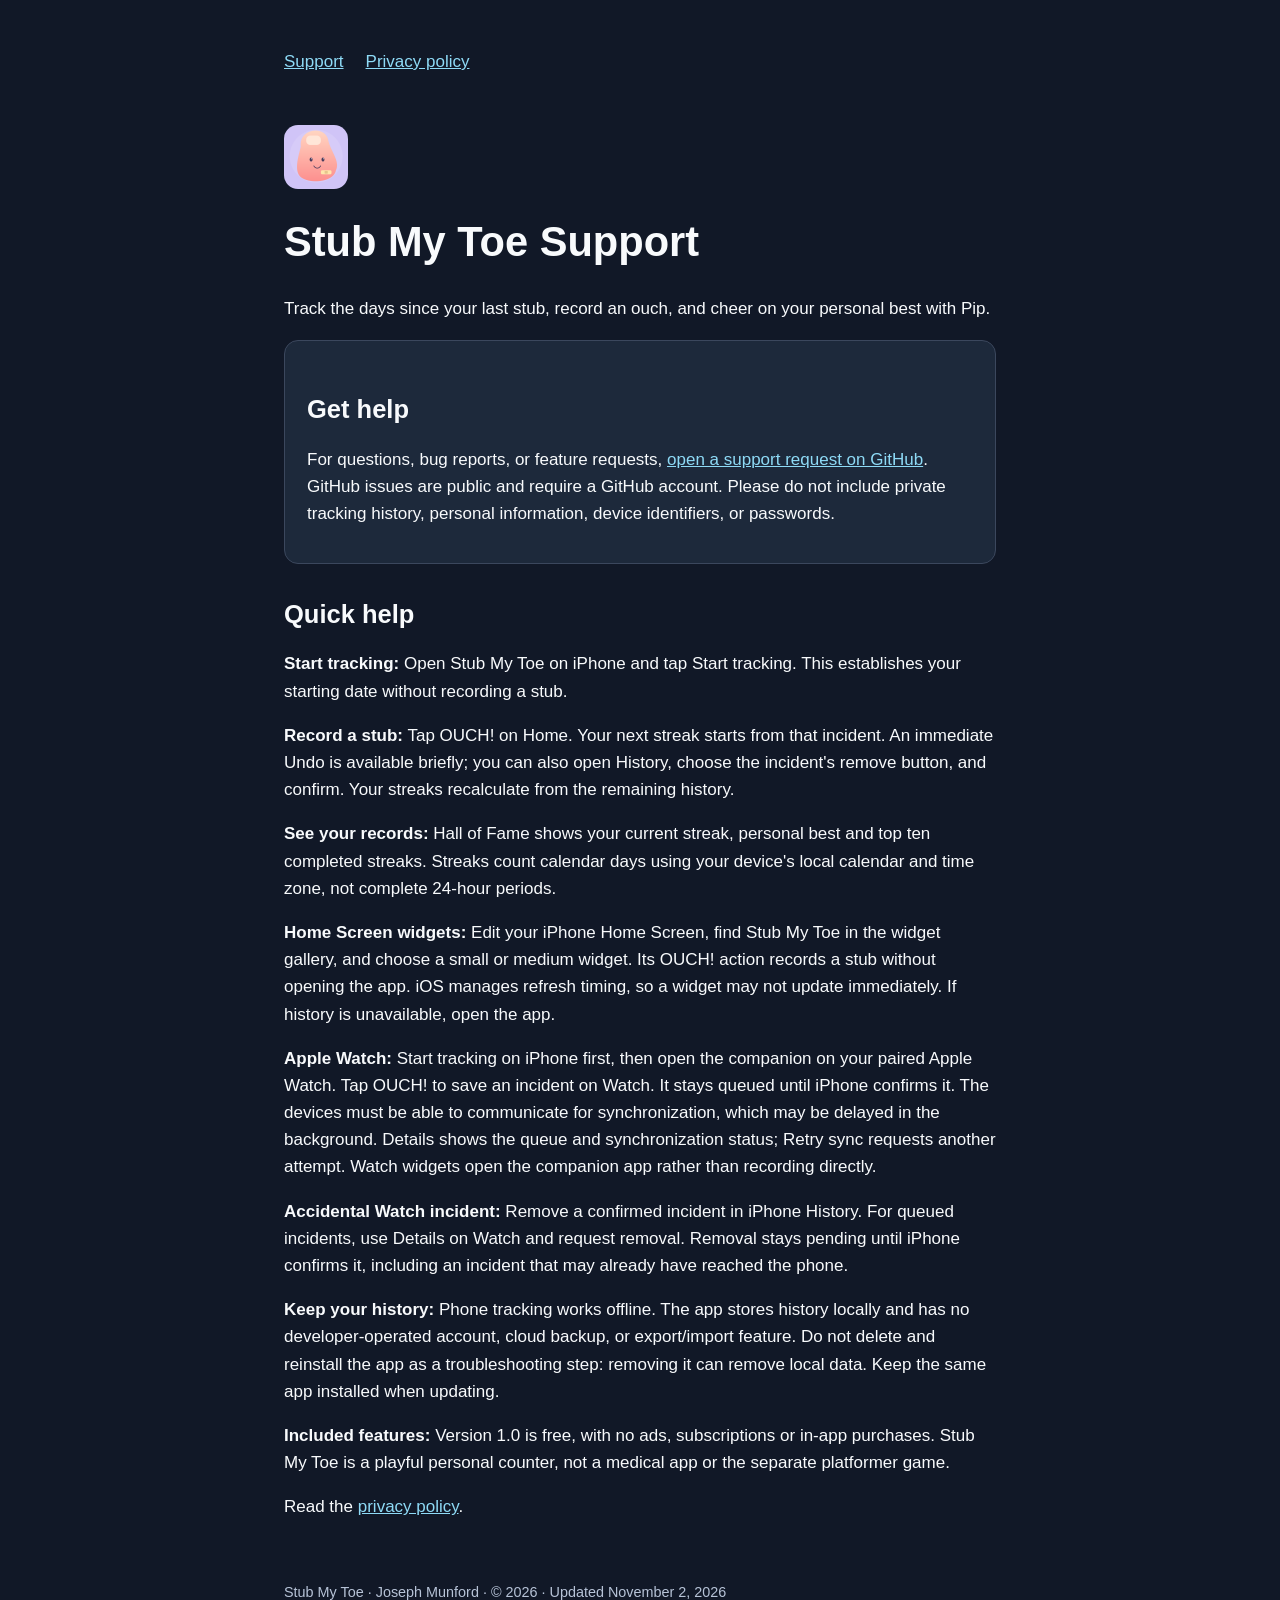
<file: index.html>
<!doctype html>
<html lang="en-CA">
<head>
  <meta charset="utf-8">
  <meta name="viewport" content="width=device-width,initial-scale=1">
  <meta name="color-scheme" content="dark">
  <meta name="description" content="Support for Stub My Toe, the simple stub-free day tracker for iPhone, Home Screen widgets and Apple Watch.">
  <link rel="stylesheet" href="style.css">
  <title>Stub My Toe Support</title>
</head>
<body>
<main>
  <nav aria-label="Main navigation"><a href="./" aria-current="page">Support</a><a href="privacy.html">Privacy policy</a></nav>
  <img class="app-icon" src="icon.png" width="64" height="64" alt="Pip, the smiling bandaged toe mascot">
  <h1>Stub My Toe Support</h1>
  <p>Track the days since your last stub, record an ouch, and cheer on your personal best with Pip.</p>
  <div class="card">
    <h2>Get help</h2>
    <p>For questions, bug reports, or feature requests, <a href="https://github.com/Munbuns/stub-my-toe-support/issues/new">open a support request on GitHub</a>. GitHub issues are public and require a GitHub account. Please do not include private tracking history, personal information, device identifiers, or passwords.</p>
  </div>
  <h2>Quick help</h2>
  <p><strong>Start tracking:</strong> Open Stub My Toe on iPhone and tap Start tracking. This establishes your starting date without recording a stub.</p>
  <p><strong>Record a stub:</strong> Tap OUCH! on Home. Your next streak starts from that incident. An immediate Undo is available briefly; you can also open History, choose the incident's remove button, and confirm. Your streaks recalculate from the remaining history.</p>
  <p><strong>See your records:</strong> Hall of Fame shows your current streak, personal best and top ten completed streaks. Streaks count calendar days using your device's local calendar and time zone, not complete 24-hour periods.</p>
  <p><strong>Home Screen widgets:</strong> Edit your iPhone Home Screen, find Stub My Toe in the widget gallery, and choose a small or medium widget. Its OUCH! action records a stub without opening the app. iOS manages refresh timing, so a widget may not update immediately. If history is unavailable, open the app.</p>
  <p><strong>Apple Watch:</strong> Start tracking on iPhone first, then open the companion on your paired Apple Watch. Tap OUCH! to save an incident on Watch. It stays queued until iPhone confirms it. The devices must be able to communicate for synchronization, which may be delayed in the background. Details shows the queue and synchronization status; Retry sync requests another attempt. Watch widgets open the companion app rather than recording directly.</p>
  <p><strong>Accidental Watch incident:</strong> Remove a confirmed incident in iPhone History. For queued incidents, use Details on Watch and request removal. Removal stays pending until iPhone confirms it, including an incident that may already have reached the phone.</p>
  <p><strong>Keep your history:</strong> Phone tracking works offline. The app stores history locally and has no developer-operated account, cloud backup, or export/import feature. Do not delete and reinstall the app as a troubleshooting step: removing it can remove local data. Keep the same app installed when updating.</p>
  <p><strong>Included features:</strong> Version 1.0 is free, with no ads, subscriptions or in-app purchases. Stub My Toe is a playful personal counter, not a medical app or the separate platformer game.</p>
  <p>Read the <a href="privacy.html">privacy policy</a>.</p>
  <footer>Stub My Toe · Joseph Munford · © 2026 · Updated November 2, 2026</footer>
</main>
</body>
</html>
</file>
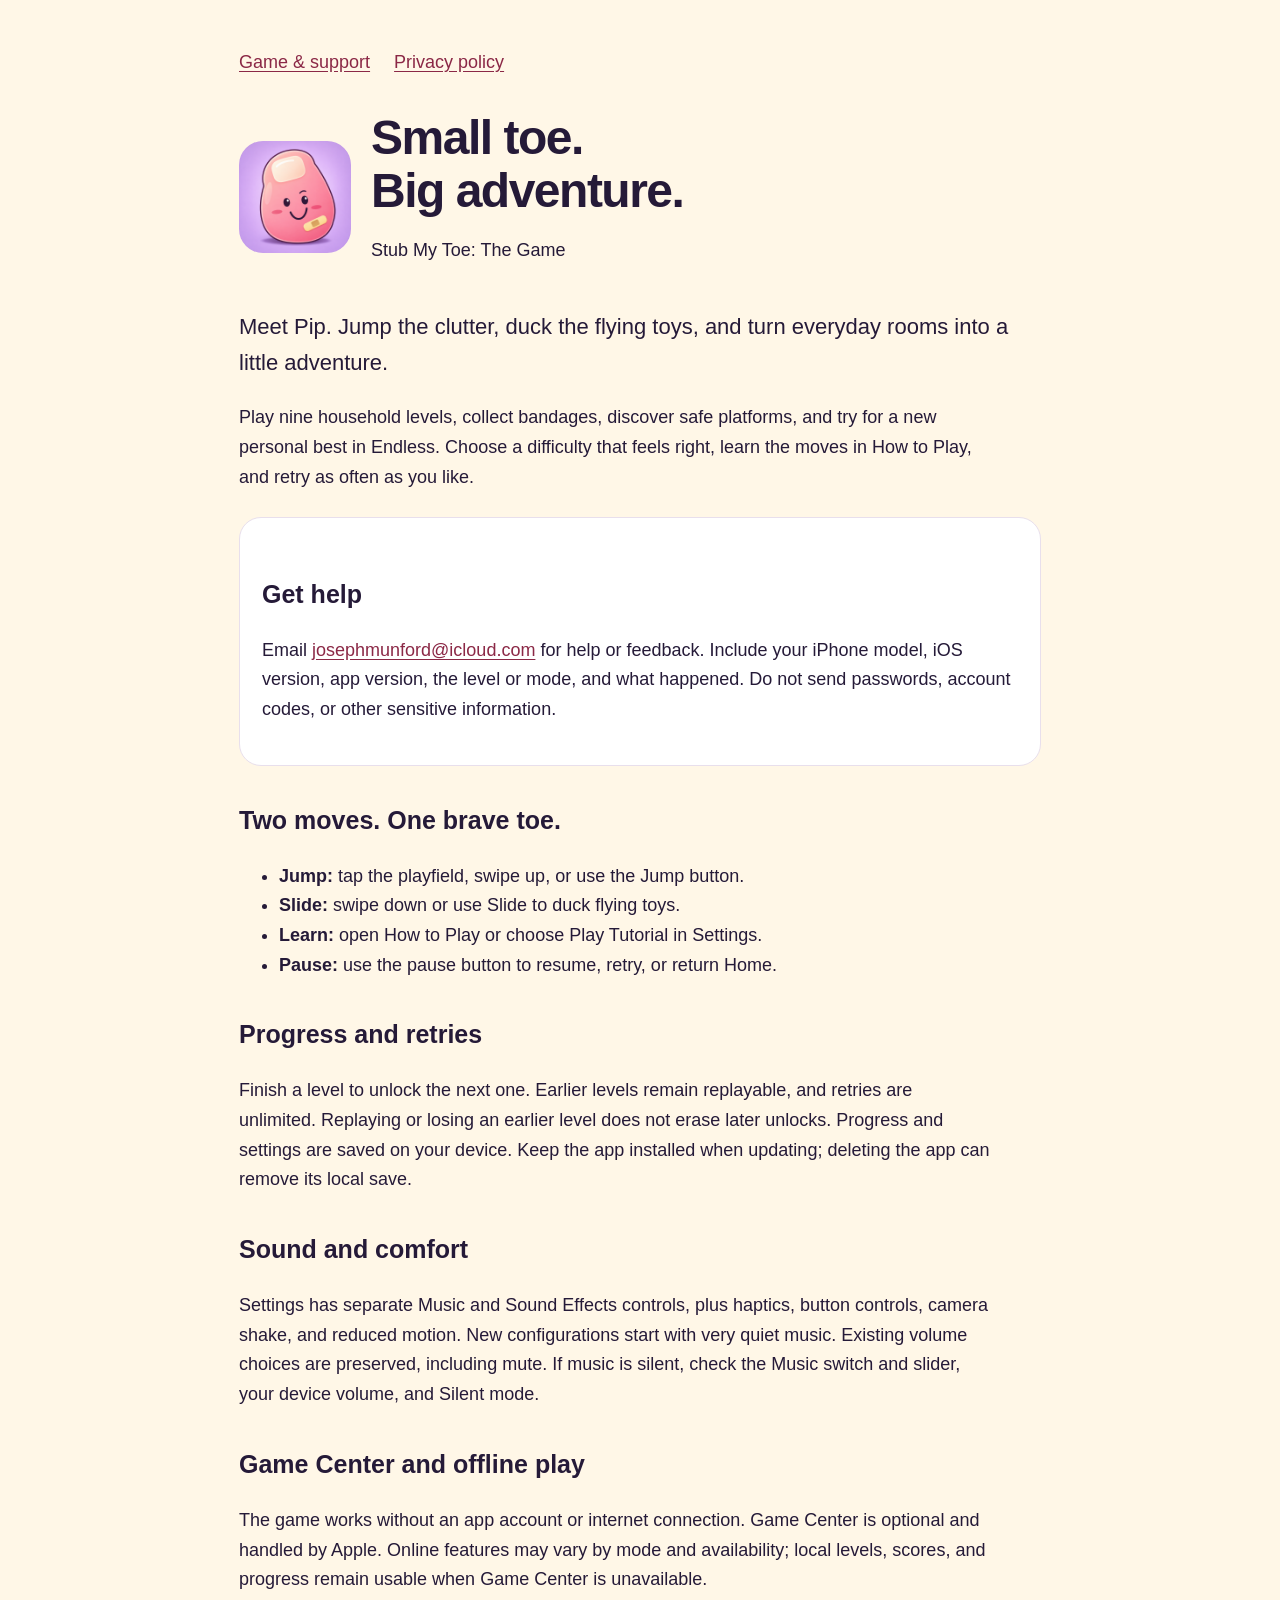
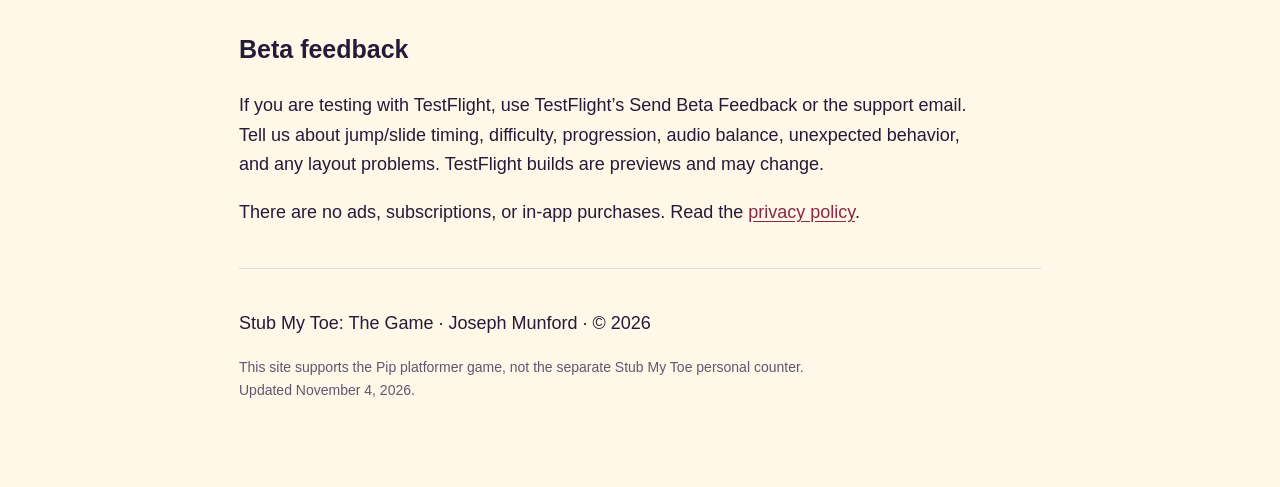
<file: game/index.html>
<!doctype html><html lang="en"><head><meta charset="utf-8"><meta name="viewport" content="width=device-width,initial-scale=1"><meta name="description" content="Stub My Toe: The Game — Support"><title>Stub My Toe: The Game — Support</title><link rel="stylesheet" href="style.css"></head><body><main><nav aria-label="Main"><a href="./">Game &amp; support</a><a href="privacy.html">Privacy policy</a></nav><header><img src="icon.png" alt="Pip, a smiling pink toe with a bandage" width="112" height="112"><div><h1>Small toe.<br>Big adventure.</h1><p>Stub My Toe: The Game</p></div></header><p class="lede">Meet Pip. Jump the clutter, duck the flying toys, and turn everyday rooms into a little adventure.</p><p>Play nine household levels, collect bandages, discover safe platforms, and try for a new personal best in Endless. Choose a difficulty that feels right, learn the moves in How to Play, and retry as often as you like.</p><div class="card"><h2>Get help</h2><p>Email <a href="mailto:josephmunford@icloud.com?subject=Stub%20My%20Toe%20Game%20Support">josephmunford@icloud.com</a> for help or feedback. Include your iPhone model, iOS version, app version, the level or mode, and what happened. Do not send passwords, account codes, or other sensitive information.</p></div><h2>Two moves. One brave toe.</h2><ul><li><strong>Jump:</strong> tap the playfield, swipe up, or use the Jump button.</li><li><strong>Slide:</strong> swipe down or use Slide to duck flying toys.</li><li><strong>Learn:</strong> open How to Play or choose Play Tutorial in Settings.</li><li><strong>Pause:</strong> use the pause button to resume, retry, or return Home.</li></ul><h2>Progress and retries</h2><p>Finish a level to unlock the next one. Earlier levels remain replayable, and retries are unlimited. Replaying or losing an earlier level does not erase later unlocks. Progress and settings are saved on your device. Keep the app installed when updating; deleting the app can remove its local save.</p><h2>Sound and comfort</h2><p>Settings has separate Music and Sound Effects controls, plus haptics, button controls, camera shake, and reduced motion. New configurations start with very quiet music. Existing volume choices are preserved, including mute. If music is silent, check the Music switch and slider, your device volume, and Silent mode.</p><h2>Game Center and offline play</h2><p>The game works without an app account or internet connection. Game Center is optional and handled by Apple. Online features may vary by mode and availability; local levels, scores, and progress remain usable when Game Center is unavailable.</p><h2>Beta feedback</h2><p>If you are testing with TestFlight, use TestFlight’s Send Beta Feedback or the support email. Tell us about jump/slide timing, difficulty, progression, audio balance, unexpected behavior, and any layout problems. TestFlight builds are previews and may change.</p><p>There are no ads, subscriptions, or in-app purchases. Read the <a href="privacy.html">privacy policy</a>.</p><footer><p>Stub My Toe: The Game · Joseph Munford · © 2026</p><p class="small">This site supports the Pip platformer game, not the separate Stub My Toe personal counter. Updated November 4, 2026.</p></footer></main></body></html>
</file>
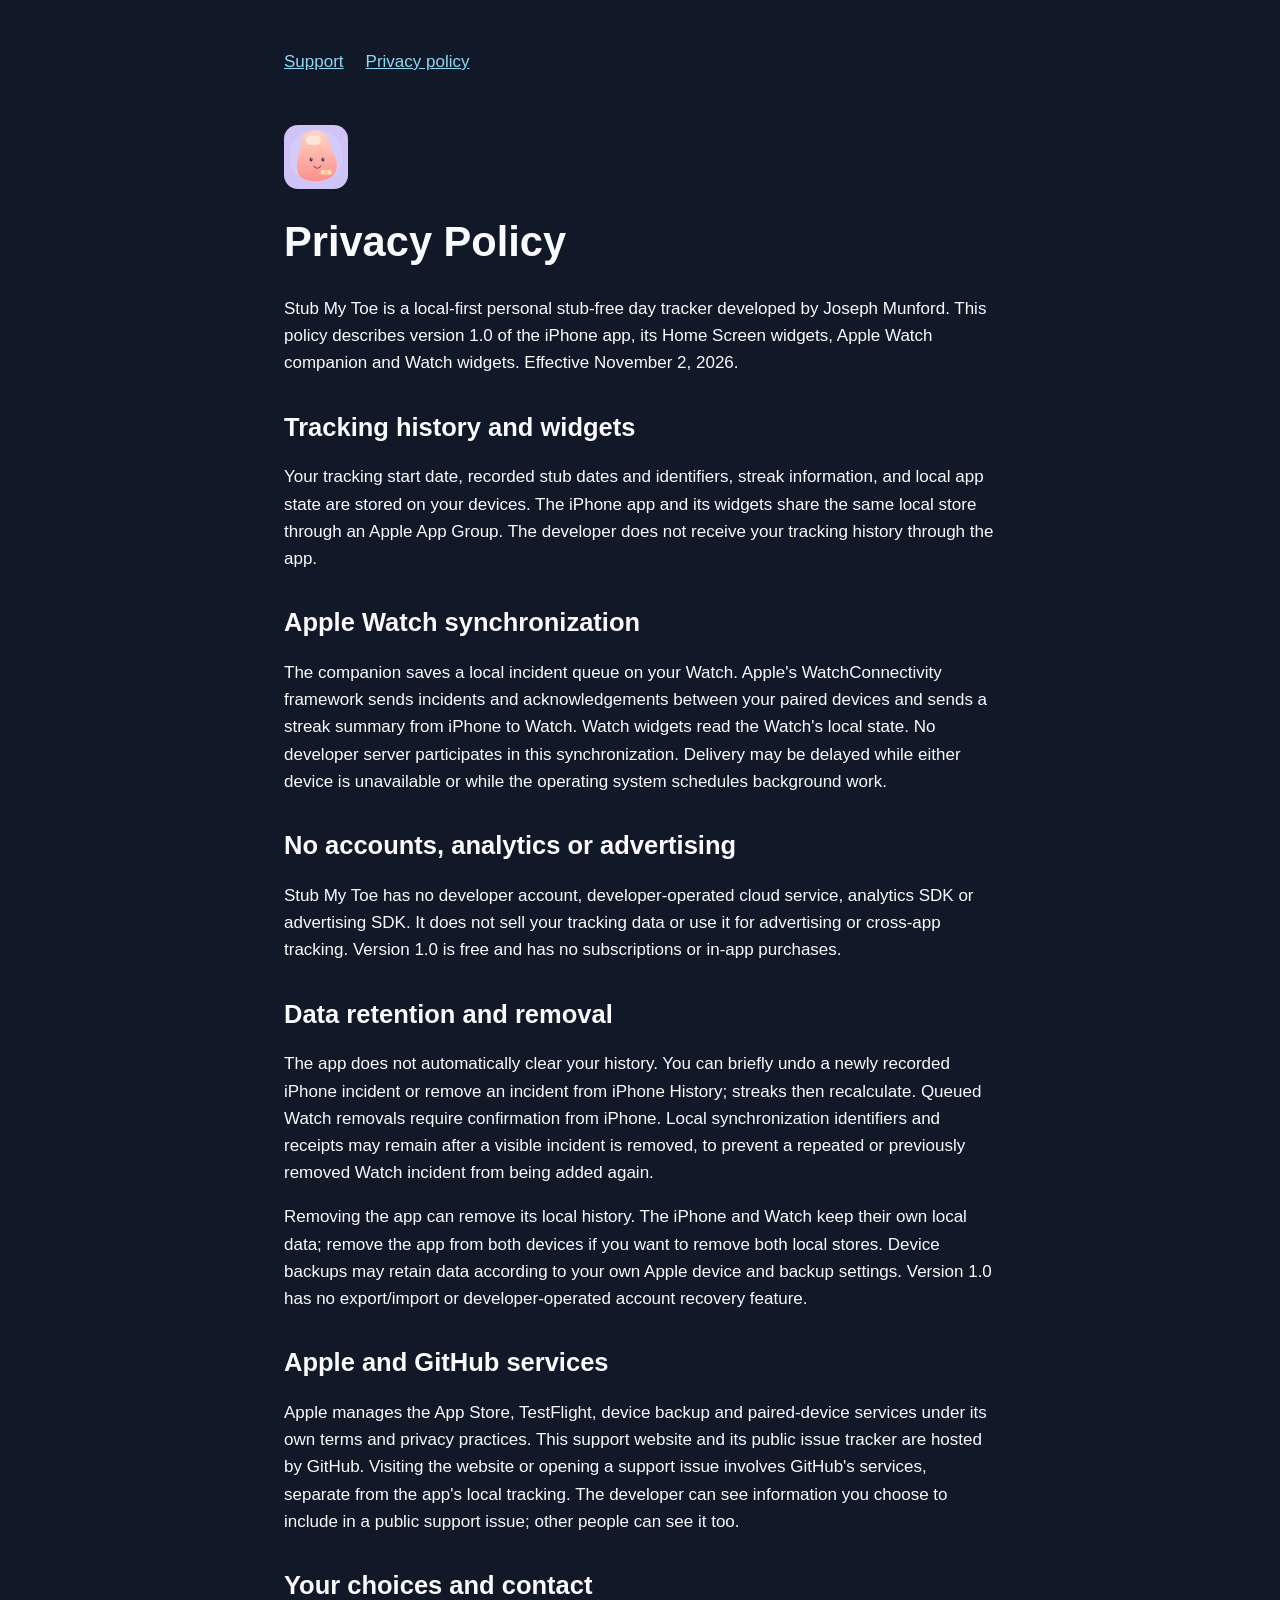
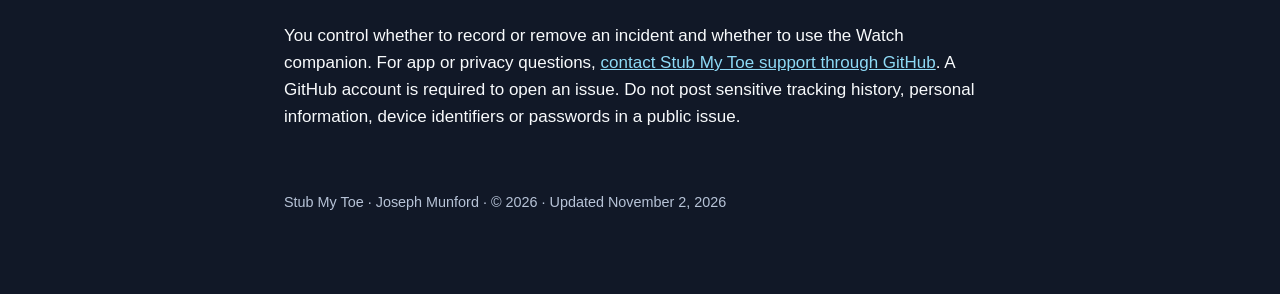
<file: privacy.html>
<!doctype html>
<html lang="en-CA">
<head>
  <meta charset="utf-8">
  <meta name="viewport" content="width=device-width,initial-scale=1">
  <meta name="color-scheme" content="dark">
  <meta name="description" content="Privacy policy for Stub My Toe version 1.0, its iPhone widgets, Apple Watch companion and Watch widgets.">
  <link rel="stylesheet" href="style.css">
  <title>Stub My Toe Privacy Policy</title>
</head>
<body>
<main>
  <nav aria-label="Main navigation"><a href="./">Support</a><a href="privacy.html" aria-current="page">Privacy policy</a></nav>
  <img class="app-icon" src="icon.png" width="64" height="64" alt="Pip, the smiling bandaged toe mascot">
  <h1>Privacy Policy</h1>
  <p>Stub My Toe is a local-first personal stub-free day tracker developed by Joseph Munford. This policy describes version 1.0 of the iPhone app, its Home Screen widgets, Apple Watch companion and Watch widgets. Effective November 2, 2026.</p>
  <h2>Tracking history and widgets</h2>
  <p>Your tracking start date, recorded stub dates and identifiers, streak information, and local app state are stored on your devices. The iPhone app and its widgets share the same local store through an Apple App Group. The developer does not receive your tracking history through the app.</p>
  <h2>Apple Watch synchronization</h2>
  <p>The companion saves a local incident queue on your Watch. Apple's WatchConnectivity framework sends incidents and acknowledgements between your paired devices and sends a streak summary from iPhone to Watch. Watch widgets read the Watch's local state. No developer server participates in this synchronization. Delivery may be delayed while either device is unavailable or while the operating system schedules background work.</p>
  <h2>No accounts, analytics or advertising</h2>
  <p>Stub My Toe has no developer account, developer-operated cloud service, analytics SDK or advertising SDK. It does not sell your tracking data or use it for advertising or cross-app tracking. Version 1.0 is free and has no subscriptions or in-app purchases.</p>
  <h2>Data retention and removal</h2>
  <p>The app does not automatically clear your history. You can briefly undo a newly recorded iPhone incident or remove an incident from iPhone History; streaks then recalculate. Queued Watch removals require confirmation from iPhone. Local synchronization identifiers and receipts may remain after a visible incident is removed, to prevent a repeated or previously removed Watch incident from being added again.</p>
  <p>Removing the app can remove its local history. The iPhone and Watch keep their own local data; remove the app from both devices if you want to remove both local stores. Device backups may retain data according to your own Apple device and backup settings. Version 1.0 has no export/import or developer-operated account recovery feature.</p>
  <h2>Apple and GitHub services</h2>
  <p>Apple manages the App Store, TestFlight, device backup and paired-device services under its own terms and privacy practices. This support website and its public issue tracker are hosted by GitHub. Visiting the website or opening a support issue involves GitHub's services, separate from the app's local tracking. The developer can see information you choose to include in a public support issue; other people can see it too.</p>
  <h2>Your choices and contact</h2>
  <p>You control whether to record or remove an incident and whether to use the Watch companion. For app or privacy questions, <a href="https://github.com/Munbuns/stub-my-toe-support/issues/new">contact Stub My Toe support through GitHub</a>. A GitHub account is required to open an issue. Do not post sensitive tracking history, personal information, device identifiers or passwords in a public issue.</p>
  <footer>Stub My Toe · Joseph Munford · © 2026 · Updated November 2, 2026</footer>
</main>
</body>
</html>
</file>
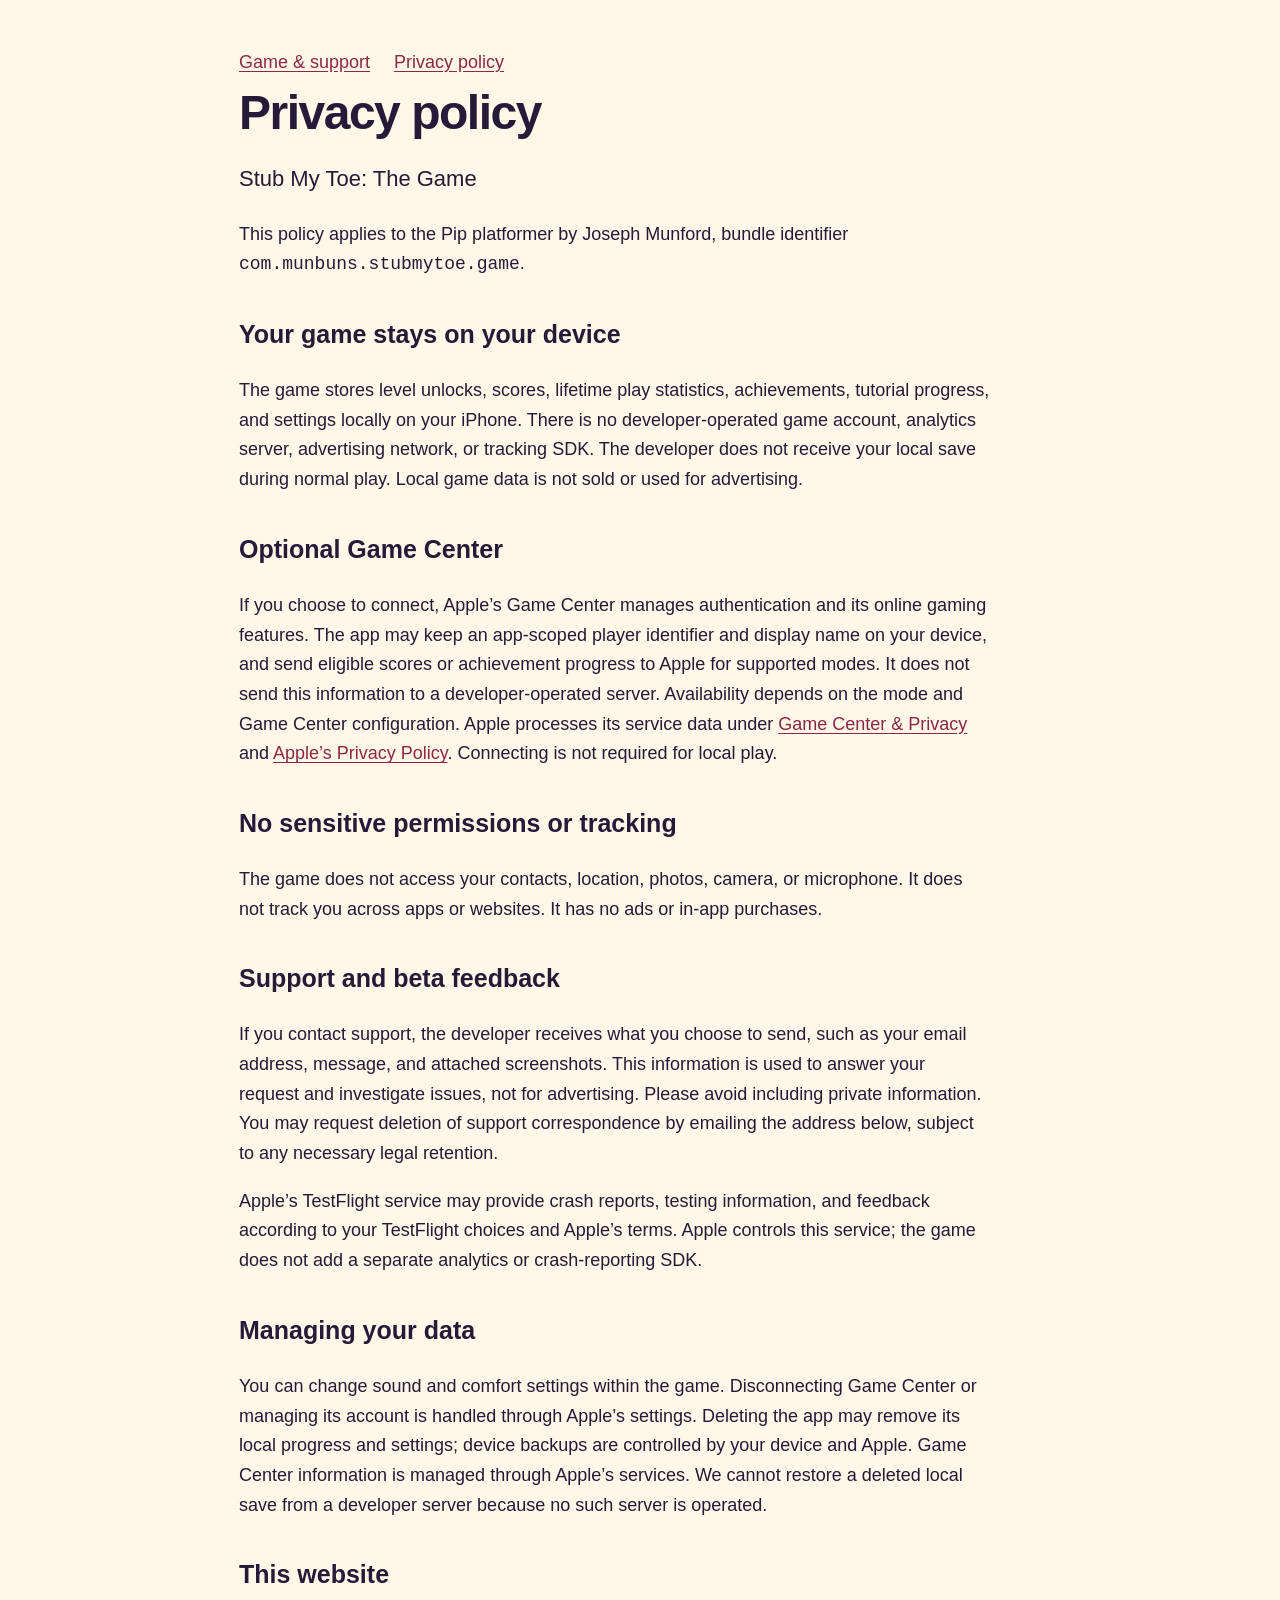
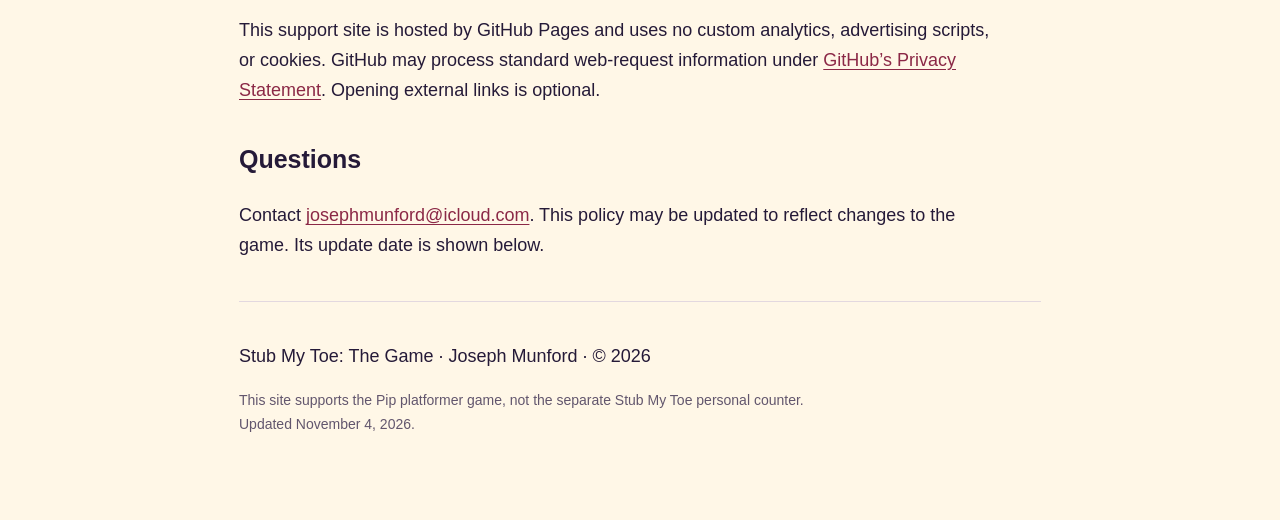
<file: game/privacy.html>
<!doctype html><html lang="en"><head><meta charset="utf-8"><meta name="viewport" content="width=device-width,initial-scale=1"><meta name="description" content="Stub My Toe: The Game — Privacy Policy"><title>Stub My Toe: The Game — Privacy Policy</title><link rel="stylesheet" href="style.css"></head><body><main><nav aria-label="Main"><a href="./">Game &amp; support</a><a href="privacy.html">Privacy policy</a></nav><h1>Privacy policy</h1><p class="lede">Stub My Toe: The Game</p><p>This policy applies to the Pip platformer by Joseph Munford, bundle identifier <code>com.munbuns.stubmytoe.game</code>.</p><h2>Your game stays on your device</h2><p>The game stores level unlocks, scores, lifetime play statistics, achievements, tutorial progress, and settings locally on your iPhone. There is no developer-operated game account, analytics server, advertising network, or tracking SDK. The developer does not receive your local save during normal play. Local game data is not sold or used for advertising.</p><h2>Optional Game Center</h2><p>If you choose to connect, Apple’s Game Center manages authentication and its online gaming features. The app may keep an app-scoped player identifier and display name on your device, and send eligible scores or achievement progress to Apple for supported modes. It does not send this information to a developer-operated server. Availability depends on the mode and Game Center configuration. Apple processes its service data under <a href="https://www.apple.com/legal/privacy/data/en/game-center/">Game Center &amp; Privacy</a> and <a href="https://www.apple.com/legal/privacy/">Apple’s Privacy Policy</a>. Connecting is not required for local play.</p><h2>No sensitive permissions or tracking</h2><p>The game does not access your contacts, location, photos, camera, or microphone. It does not track you across apps or websites. It has no ads or in-app purchases.</p><h2>Support and beta feedback</h2><p>If you contact support, the developer receives what you choose to send, such as your email address, message, and attached screenshots. This information is used to answer your request and investigate issues, not for advertising. Please avoid including private information. You may request deletion of support correspondence by emailing the address below, subject to any necessary legal retention.</p><p>Apple’s TestFlight service may provide crash reports, testing information, and feedback according to your TestFlight choices and Apple’s terms. Apple controls this service; the game does not add a separate analytics or crash-reporting SDK.</p><h2>Managing your data</h2><p>You can change sound and comfort settings within the game. Disconnecting Game Center or managing its account is handled through Apple’s settings. Deleting the app may remove its local progress and settings; device backups are controlled by your device and Apple. Game Center information is managed through Apple’s services. We cannot restore a deleted local save from a developer server because no such server is operated.</p><h2>This website</h2><p>This support site is hosted by GitHub Pages and uses no custom analytics, advertising scripts, or cookies. GitHub may process standard web-request information under <a href="https://docs.github.com/en/site-policy/privacy-policies/github-general-privacy-statement">GitHub’s Privacy Statement</a>. Opening external links is optional.</p><h2>Questions</h2><p>Contact <a href="mailto:josephmunford@icloud.com">josephmunford@icloud.com</a>. This policy may be updated to reflect changes to the game. Its update date is shown below.</p><footer><p>Stub My Toe: The Game · Joseph Munford · © 2026</p><p class="small">This site supports the Pip platformer game, not the separate Stub My Toe personal counter. Updated November 4, 2026.</p></footer></main></body></html>
</file>
<file: style.css>
*{box-sizing:border-box}body{margin:0;background:#111827;color:#f8fafc;font:17px/1.6 -apple-system,BlinkMacSystemFont,"Segoe UI",sans-serif}main{max-width:760px;margin:auto;padding:48px 24px 80px}h1,h2{line-height:1.2}h1{font-size:2.6rem}h2{margin-top:2.2rem}a{color:#8edaf6}nav{display:flex;gap:22px;margin-bottom:50px}.tiles{display:grid;grid-template-columns:repeat(2,25px);gap:5px;width:max-content;margin-bottom:16px}.tiles i{width:25px;height:25px;border-radius:8px}.tiles i:nth-child(1){background:#7775e7}.tiles i:nth-child(2){background:#428bd1}.tiles i:nth-child(3){background:#229e88}.tiles i:nth-child(4){background:#ce6488}.card{background:#1d293b;border:1px solid #3b475d;border-radius:14px;padding:18px 22px;margin:18px 0}footer{margin-top:60px;color:#b7c3d7;font-size:.9rem}
.app-icon{display:block;width:64px;height:64px;border-radius:14px;margin-bottom:16px}
</file>
<file: game/style.css>
*{box-sizing:border-box}body{margin:0;background:#fff7e7;color:#251a38;font:18px/1.65 -apple-system,BlinkMacSystemFont,"Segoe UI",sans-serif}main{max-width:850px;margin:auto;padding:40px 24px 70px}header{display:flex;align-items:center;gap:20px;margin:25px 0}header img{width:112px;height:112px;border-radius:24px}h1{font-size:clamp(30px,6vw,48px);line-height:1.12;letter-spacing:-1.5px;margin:0 0 12px}h2{font-size:25px;margin-top:34px}a{color:#8b2846;text-underline-offset:3px}nav{display:flex;gap:24px;flex-wrap:wrap}nav a{padding:8px 0}p,li{max-width:75ch}.lede{font-size:22px}.card{background:#fff;border:1px solid #e8dfec;border-radius:22px;padding:22px;margin:24px 0}.small{font-size:14px;color:#62566d}footer{border-top:1px solid #e3d8df;margin-top:40px;padding-top:22px}a:focus-visible{outline:3px solid #81346b;outline-offset:5px}
</file>
